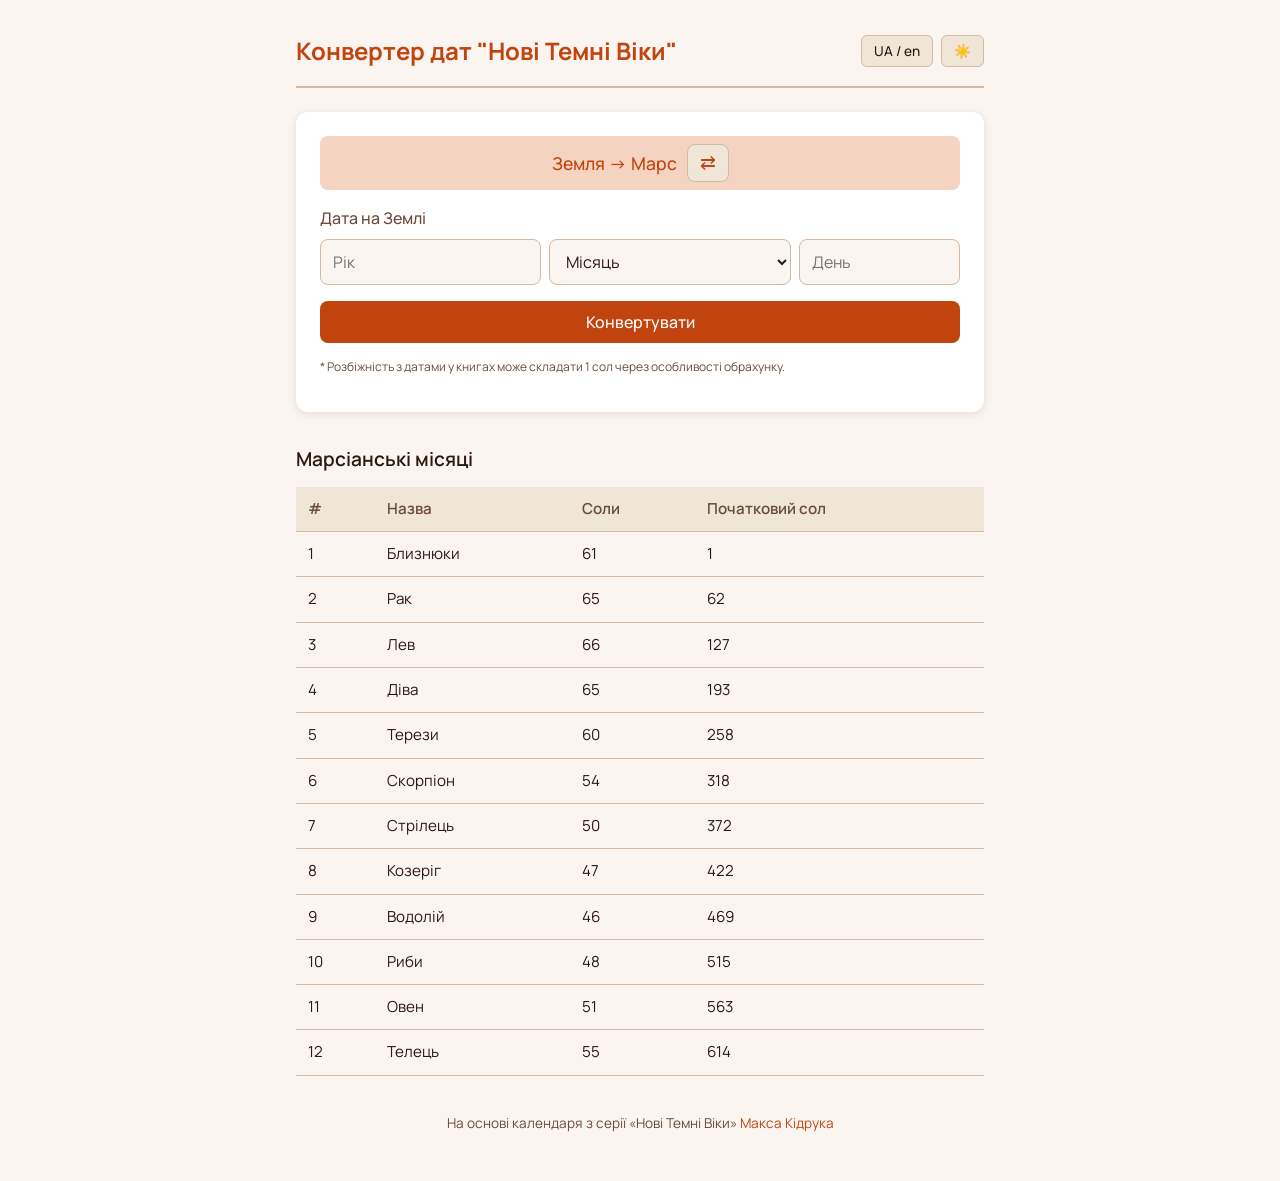
<file: index.html>
<!DOCTYPE html>
<html lang="uk">
<head>
  <meta charset="UTF-8">
  <meta name="viewport" content="width=device-width, initial-scale=1.0">
  <title>Конвертер дат "Нові Темні Віки"</title>
  <link rel="icon" href="favicon.ico" sizes="48x48">
  <link rel="icon" href="favicon-32.png" sizes="32x32" type="image/png">
  <link rel="icon" href="favicon-192.png" sizes="192x192" type="image/png">
  <link rel="icon" href="favicon-512.png" sizes="512x512" type="image/png">
  <link rel="apple-touch-icon" href="apple-touch-icon.png">
  <meta property="og:title" content="&quot;New Dark Ages&quot; Date Converter / Конвертер дат &quot;Нові Темні Віки&quot;">
  <meta property="og:description" content="Convert dates between Earth and Mars calendar from Max Kidruk's New Dark Ages series">
  <meta property="og:type" content="website">
  <meta property="og:image" content="favicon-512.png">
  <meta name="description" content="Bidirectional date converter between Earth Gregorian and Mars calendar from Max Kidruk's New Dark Ages book series">
  <link href="https://fonts.googleapis.com/css2?family=Manrope:wght@400;500;700&display=swap" rel="stylesheet">
  <link rel="stylesheet" href="styles.css">
</head>
<body>
  <div class="container">
    <header class="header">
      <h1 class="header__title" data-i18n="title">Конвертер дат "Нові Темні Віки"</h1>
      <div class="header__controls">
        <button id="lang-toggle" class="toggle-btn" aria-label="Switch language">UA / EN</button>
        <button id="theme-toggle" class="toggle-btn" aria-label="Toggle theme"><span class="theme-icon">☀️</span></button>
      </div>
    </header>

    <main class="main">
      <section class="converter">
        <div class="converter__direction-bar">
          <div class="converter__direction" id="direction-label" data-i18n="directionEarthToNtv">Земля → Марс</div>
          <button type="button" id="swap-btn" class="btn btn--swap" aria-label="Swap direction" data-i18n-aria="swapDirection">⇄</button>
        </div>

        <div class="converter__form" id="converter-form">
          <div class="input-group" id="earth-inputs">
            <label data-i18n="earthDate">Дата Землі</label>
            <div class="input-row">
              <input type="number" id="earth-year" class="input-field" placeholder="Рік" min="1583">
              <select id="earth-month" class="input-field">
                <option value="">Місяць</option>
                <option value="1">Січень</option>
                <option value="2">Лютий</option>
                <option value="3">Березень</option>
                <option value="4">Квітень</option>
                <option value="5">Травень</option>
                <option value="6">Червень</option>
                <option value="7">Липень</option>
                <option value="8">Серпень</option>
                <option value="9">Вересень</option>
                <option value="10">Жовтень</option>
                <option value="11">Листопад</option>
                <option value="12">Грудень</option>
              </select>
              <input type="number" id="earth-day" class="input-field" placeholder="День" min="1" max="31">
            </div>
          </div>

          <div class="input-group" id="ntv-inputs" style="display:none;">
            <label data-i18n="ntvDate">Дата Марсу</label>
            <div class="input-row">
              <input type="number" id="ntv-year" class="input-field" placeholder="Рік марсіанський">
              <select id="ntv-month" class="input-field">
                <option value="">Місяць</option>
              </select>
              <input type="number" id="ntv-day" class="input-field" placeholder="Сол" min="1">
            </div>
          </div>
        </div>

        <div class="converter__actions">
          <button type="button" id="convert-btn" class="btn btn--primary" data-i18n="convert">Конвертувати</button>
        </div>

        <div class="result-card" id="result-card" hidden>
          <div class="result-card__content" id="result-content"></div>
          <div class="result-card__warning" id="result-warning" hidden></div>
        </div>

        <div class="error-message" id="error-message" hidden></div>

        <p class="converter__notice" data-i18n="notice"></p>
      </section>

      <section class="reference">
        <h2 class="reference__title" data-i18n="referenceTitle">Марсіанські місяці</h2>
        <div class="reference__table-wrap">
          <table class="reference__table" id="months-table">
            <thead>
              <tr>
                <th data-i18n="thMonth">#</th>
                <th data-i18n="thName">Назва</th>
                <th data-i18n="thSols">Соли</th>
                <th data-i18n="thStartSol">Початковий сол</th>
              </tr>
            </thead>
            <tbody id="months-tbody"></tbody>
          </table>
        </div>
      </section>
    </main>

    <footer class="footer">
      <p data-i18n-html="footer">На основі календаря з серії «Нові Темні Віки» <a href="https://darkages.maxkidruk.com/" target="_blank" rel="noopener noreferrer">Макса Кідрука</a></p>
    </footer>
  </div>

  <script src="converter.js"></script>
  <script src="app.js"></script>
</body>
</html>
</file>
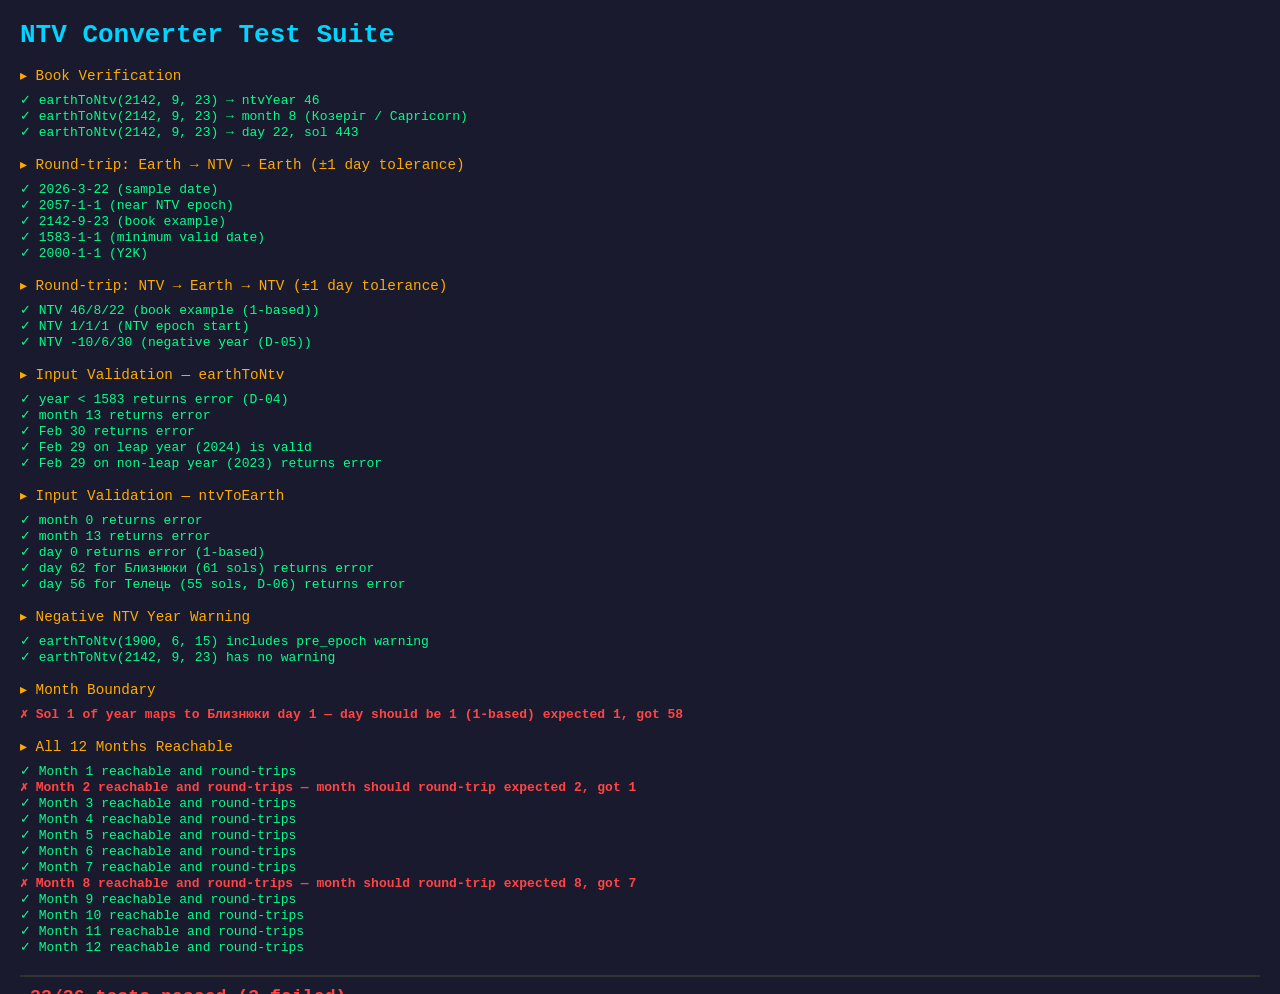
<file: tests/converter.test.html>
<!DOCTYPE html>
<html lang="en">
<head>
  <meta charset="UTF-8">
  <meta name="viewport" content="width=device-width, initial-scale=1.0">
  <title>Running...</title>
  <style>
    body { font-family: monospace; margin: 20px; background: #1a1a2e; color: #e0e0e0; }
    h1 { color: #00d4ff; }
    .pass { color: #00ff88; }
    .fail { color: #ff4444; font-weight: bold; }
    .summary { font-size: 1.4em; margin-top: 20px; padding: 10px; border-top: 2px solid #333; }
    .test-group { margin: 16px 0 8px; color: #ffaa00; font-size: 1.1em; }
  </style>
</head>
<body>
  <h1>NTV Converter Test Suite</h1>
  <div id="results"></div>
  <script src="../converter.js"></script>
  <script>
    (function () {
      var results = document.getElementById('results');
      var passed = 0;
      var failed = 0;

      function group(name) {
        var el = document.createElement('div');
        el.className = 'test-group';
        el.textContent = '▸ ' + name;
        results.appendChild(el);
      }

      function test(name, fn) {
        var el = document.createElement('div');
        try {
          fn();
          passed++;
          el.className = 'pass';
          el.textContent = '  ✓ ' + name;
        } catch (e) {
          failed++;
          el.className = 'fail';
          el.textContent = '  ✗ ' + name + ' — ' + e.message;
        }
        results.appendChild(el);
      }

      function assert(condition, msg) {
        if (!condition) throw new Error(msg || 'Assertion failed');
      }

      function assertEqual(actual, expected, label) {
        if (actual !== expected) {
          throw new Error((label || '') + ' expected ' + JSON.stringify(expected) + ', got ' + JSON.stringify(actual));
        }
      }

      // ─── 1. Book Verification (CONV-05) ───

      group('Book Verification');

      test('earthToNtv(2142, 9, 23) → ntvYear 46', function () {
        var r = NtvConverter.earthToNtv(2142, 9, 23);
        assertEqual(r.error, false, 'error');
        assertEqual(r.ntvYear, 46, 'ntvYear');
      });

      test('earthToNtv(2142, 9, 23) → month 8 (Козеріг / Capricorn)', function () {
        var r = NtvConverter.earthToNtv(2142, 9, 23);
        assertEqual(r.month, 8, 'month');
        assertEqual(r.monthNameUa, 'Козеріг', 'monthNameUa');
        assertEqual(r.monthNameEn, 'Capricorn', 'monthNameEn');
      });

      test('earthToNtv(2142, 9, 23) → day 22, sol 443', function () {
        var r = NtvConverter.earthToNtv(2142, 9, 23);
        assertEqual(r.day, 22, 'day');
        assertEqual(r.sol, 443, 'sol');
      });

      // ─── 2. Round-trip Earth → NTV → Earth ───

      group('Round-trip: Earth → NTV → Earth (±1 day tolerance)');

      var earthDates = [
        [2026, 3, 22, 'sample date'],
        [2057, 1, 1, 'near NTV epoch'],
        [2142, 9, 23, 'book example'],
        [1583, 1, 1, 'minimum valid date'],
        [2000, 1, 1, 'Y2K']
      ];

      earthDates.forEach(function (d) {
        test(d[0] + '-' + d[1] + '-' + d[2] + ' (' + d[3] + ')', function () {
          var ntv = NtvConverter.earthToNtv(d[0], d[1], d[2]);
          assert(!ntv.error, 'earthToNtv error: ' + (ntv.messageKey || ''));
          var earth = NtvConverter.ntvToEarth(ntv.ntvYear, ntv.month, ntv.day);
          assert(!earth.error, 'ntvToEarth error: ' + (earth.messageKey || ''));
          assertEqual(earth.year, d[0], 'year');
          assertEqual(earth.month, d[1], 'month');
          assert(Math.abs(earth.day - d[2]) <= 1,
            'day off by more than 1: expected ~' + d[2] + ', got ' + earth.day);
        });
      });

      // ─── 3. Round-trip NTV → Earth → NTV ───

      group('Round-trip: NTV → Earth → NTV (±1 day tolerance)');

      var ntvDates = [
        [46, 8, 22, 'book example (1-based)'],
        [1, 1, 1, 'NTV epoch start'],
        [-10, 6, 30, 'negative year (D-05)']
      ];

      ntvDates.forEach(function (d) {
        test('NTV ' + d[0] + '/' + d[1] + '/' + d[2] + ' (' + d[3] + ')', function () {
          var earth = NtvConverter.ntvToEarth(d[0], d[1], d[2]);
          assert(!earth.error, 'ntvToEarth error: ' + (earth.messageKey || ''));
          var back = NtvConverter.earthToNtv(earth.year, earth.month, earth.day);
          assert(!back.error, 'earthToNtv error: ' + (back.messageKey || ''));
          assertEqual(back.ntvYear, d[0], 'ntvYear');
          assertEqual(back.month, d[1], 'month');
          assert(Math.abs(back.day - d[2]) <= 1,
            'day off by more than 1: expected ~' + d[2] + ', got ' + back.day);
        });
      });

      // ─── 4. Input Validation ───

      group('Input Validation — earthToNtv');

      test('year < 1583 returns error (D-04)', function () {
        var r = NtvConverter.earthToNtv(1500, 1, 1);
        assertEqual(r.error, true, 'error');
      });

      test('month 13 returns error', function () {
        var r = NtvConverter.earthToNtv(2024, 13, 1);
        assertEqual(r.error, true, 'error');
      });

      test('Feb 30 returns error', function () {
        var r = NtvConverter.earthToNtv(2024, 2, 30);
        assertEqual(r.error, true, 'error');
      });

      test('Feb 29 on leap year (2024) is valid', function () {
        var r = NtvConverter.earthToNtv(2024, 2, 29);
        assertEqual(r.error, false, 'error');
      });

      test('Feb 29 on non-leap year (2023) returns error', function () {
        var r = NtvConverter.earthToNtv(2023, 2, 29);
        assertEqual(r.error, true, 'error');
      });

      group('Input Validation — ntvToEarth');

      test('month 0 returns error', function () {
        var r = NtvConverter.ntvToEarth(46, 0, 1);
        assertEqual(r.error, true, 'error');
      });

      test('month 13 returns error', function () {
        var r = NtvConverter.ntvToEarth(46, 13, 1);
        assertEqual(r.error, true, 'error');
      });

      test('day 0 returns error (1-based)', function () {
        var r = NtvConverter.ntvToEarth(46, 1, 0);
        assertEqual(r.error, true, 'error');
      });

      test('day 62 for Близнюки (61 sols) returns error', function () {
        var r = NtvConverter.ntvToEarth(46, 1, 62);
        assertEqual(r.error, true, 'error');
      });

      test('day 56 for Телець (55 sols, D-06) returns error', function () {
        var r = NtvConverter.ntvToEarth(46, 12, 56);
        assertEqual(r.error, true, 'error');
      });

      // ─── 5. Negative NTV Year Warning (D-05) ───

      group('Negative NTV Year Warning');

      test('earthToNtv(1900, 6, 15) includes pre_epoch warning', function () {
        var r = NtvConverter.earthToNtv(1900, 6, 15);
        assert(r.warning !== null, 'warning should not be null');
        assertEqual(r.warning, 'pre_epoch', 'warning key');
      });

      test('earthToNtv(2142, 9, 23) has no warning', function () {
        var r = NtvConverter.earthToNtv(2142, 9, 23);
        assertEqual(r.warning, null, 'warning');
      });

      // ─── 6. Month Boundary Accuracy ───

      group('Month Boundary');

      test('Sol 1 of year maps to Близнюки day 1', function () {
        var r = NtvConverter.earthToNtv(2057, 1, 1);
        assert(!r.error, 'should not error');
        assertEqual(r.month, 1, 'month should be 1 (Близнюки)');
        assertEqual(r.day, 1, 'day should be 1 (1-based)');
      });

      // ─── 7. All Months Reachable ───

      group('All 12 Months Reachable');

      for (var m = 1; m <= 12; m++) {
        (function (month) {
          test('Month ' + month + ' reachable and round-trips', function () {
            var earth = NtvConverter.ntvToEarth(46, month, 1);
            assert(!earth.error, 'ntvToEarth error for month ' + month + ': ' + (earth.messageKey || ''));
            var back = NtvConverter.earthToNtv(earth.year, earth.month, earth.day);
            assert(!back.error, 'earthToNtv error: ' + (back.messageKey || ''));
            assertEqual(back.month, month, 'month should round-trip');
          });
        })(m);
      }

      // ─── Summary ───

      var total = passed + failed;
      var summaryEl = document.createElement('div');
      summaryEl.className = 'summary ' + (failed === 0 ? 'pass' : 'fail');
      summaryEl.textContent = passed + '/' + total + ' tests passed' + (failed > 0 ? ' (' + failed + ' failed)' : '');
      results.appendChild(summaryEl);

      document.title = failed === 0 ? 'PASS' : 'FAIL';
    })();
  </script>
</body>
</html>
</file>
<file: styles.css>
* {
  box-sizing: border-box;
}

:root {
  --bg-primary: #faf5f0;
  --bg-secondary: #f0e6d8;
  --bg-card: #ffffff;
  --text-primary: #2d1810;
  --text-secondary: #6b4c3b;
  --accent: #c1440e;
  --accent-hover: #a33a0c;
  --accent-light: #f4d3c0;
  --border: #d4b8a0;
  --error: #d32f2f;
  --warning: #e65100;
  --result-bg: #fff8f0;
  --result-border: #c1440e;
  --shadow: rgba(45, 24, 16, 0.1);
}

[data-theme="light"] {
  --bg-primary: #faf5f0;
  --bg-secondary: #f0e6d8;
  --bg-card: #ffffff;
  --text-primary: #2d1810;
  --text-secondary: #6b4c3b;
  --accent: #c1440e;
  --accent-hover: #a33a0c;
  --accent-light: #f4d3c0;
  --border: #d4b8a0;
  --error: #d32f2f;
  --warning: #e65100;
  --result-bg: #fff8f0;
  --result-border: #c1440e;
  --shadow: rgba(45, 24, 16, 0.1);
}

[data-theme="dark"] {
  --bg-primary: #1a1210;
  --bg-secondary: #2a1e18;
  --bg-card: #332520;
  --text-primary: #f0e6d8;
  --text-secondary: #b89880;
  --accent: #e87040;
  --accent-hover: #f08050;
  --accent-light: #3d2a20;
  --border: #4d3a2e;
  --error: #ff6b6b;
  --warning: #ffab40;
  --result-bg: #2a1e18;
  --result-border: #e87040;
  --shadow: rgba(0, 0, 0, 0.3);
}

@media (prefers-color-scheme: dark) {
  :root:not([data-theme]) {
    --bg-primary: #1a1210;
    --bg-secondary: #2a1e18;
    --bg-card: #332520;
    --text-primary: #f0e6d8;
    --text-secondary: #b89880;
    --accent: #e87040;
    --accent-hover: #f08050;
    --accent-light: #3d2a20;
    --border: #4d3a2e;
    --error: #ff6b6b;
    --warning: #ffab40;
    --result-bg: #2a1e18;
    --result-border: #e87040;
    --shadow: rgba(0, 0, 0, 0.3);
  }
}

body {
  font-family: 'Manrope', sans-serif;
  font-size: 16px;
  line-height: 1.6;
  color: var(--text-primary);
  background-color: var(--bg-primary);
  margin: 0;
  padding: 0;
  transition: background-color 0.3s, color 0.3s;
}

.container {
  max-width: 720px;
  margin: 0 auto;
  padding: 16px;
  min-height: 100vh;
  display: flex;
  flex-direction: column;
}

.header {
  display: flex;
  justify-content: space-between;
  align-items: center;
  padding: 16px 0;
  border-bottom: 2px solid var(--border);
  margin-bottom: 24px;
  flex-wrap: wrap;
  gap: 12px;
}

.header__title {
  font-size: 1.5rem;
  font-weight: 700;
  color: var(--accent);
  margin: 0;
}

.header__controls {
  display: flex;
  gap: 8px;
  align-items: center;
}

.toggle-btn {
  background: var(--bg-secondary);
  border: 1px solid var(--border);
  color: var(--text-primary);
  padding: 6px 12px;
  border-radius: 6px;
  cursor: pointer;
  font-family: inherit;
  font-size: 0.85rem;
  font-weight: 500;
  transition: background-color 0.2s, border-color 0.2s;
}

.toggle-btn:hover {
  background: var(--accent-light);
  border-color: var(--accent);
}

.converter {
  background: var(--bg-card);
  border-radius: 12px;
  padding: 24px;
  box-shadow: 0 2px 8px var(--shadow);
  margin-bottom: 32px;
}

.converter__direction-bar {
  display: flex;
  align-items: center;
  justify-content: center;
  gap: 10px;
  flex-wrap: wrap;
  margin-bottom: 16px;
  padding: 8px 12px;
  background: var(--accent-light);
  border-radius: 8px;
}

.converter__direction {
  font-size: 1.1rem;
  font-weight: 500;
  color: var(--accent);
  text-align: center;
}

.input-group {
  margin-bottom: 16px;
}

.input-group label {
  display: block;
  font-weight: 500;
  margin-bottom: 8px;
  color: var(--text-secondary);
}

.input-row {
  display: grid;
  grid-template-columns: 1fr 1.5fr 1fr;
  gap: 8px;
}

.input-field {
  padding: 10px 12px;
  border: 1px solid var(--border);
  border-radius: 8px;
  background: var(--bg-primary);
  color: var(--text-primary);
  font-family: inherit;
  font-size: 1rem;
  transition: border-color 0.2s;
}

.input-field:focus {
  outline: none;
  border-color: var(--accent);
  box-shadow: 0 0 0 2px var(--accent-light);
}

.converter__actions {
  display: flex;
  gap: 8px;
  margin-top: 16px;
  flex-wrap: wrap;
}

.btn {
  padding: 10px 20px;
  border: none;
  border-radius: 8px;
  font-family: inherit;
  font-size: 1rem;
  font-weight: 500;
  cursor: pointer;
  transition: background-color 0.2s, transform 0.1s;
}

.btn:active {
  transform: scale(0.98);
}

.btn--primary {
  background: var(--accent);
  color: #ffffff;
  flex: 1;
}

.btn--primary:hover {
  background: var(--accent-hover);
}

.btn--secondary {
  background: var(--bg-secondary);
  color: var(--text-primary);
  border: 1px solid var(--border);
}

.btn--secondary:hover {
  background: var(--accent-light);
  border-color: var(--accent);
}

.btn--swap {
  flex-shrink: 0;
  background: var(--bg-secondary);
  color: var(--accent);
  border: 1px solid var(--border);
  font-size: 1.2rem;
  padding: 8px 12px;
  line-height: 1;
}

.btn--swap:hover {
  background: var(--accent-light);
  border-color: var(--accent);
}

.result-card {
  margin-top: 20px;
  padding: 20px;
  background: var(--result-bg);
  border: 2px solid var(--result-border);
  border-radius: 10px;
}

.result-card[hidden] {
  display: none;
}

.result-card__content {
  font-size: 1.2rem;
  font-weight: 500;
  color: var(--text-primary);
}

.result-card__warning {
  margin-top: 8px;
  font-size: 0.9rem;
  color: var(--warning);
}

.result-card__warning[hidden] {
  display: none;
}

.error-message {
  margin-top: 16px;
  padding: 12px 16px;
  background: #fdecea;
  border: 1px solid var(--error);
  border-radius: 8px;
  color: var(--error);
  font-size: 0.95rem;
}

.error-message[hidden] {
  display: none;
}

.converter__notice {
  margin-top: 16px;
  font-size: 0.75rem;
  color: var(--text-secondary);
  text-align: left;
  line-height: 1.4;
}

[data-theme="dark"] .error-message {
  background: #3d1a1a;
}

.reference {
  margin-top: 8px;
}

.reference__title {
  font-size: 1.2rem;
  font-weight: 600;
  color: var(--text-primary);
  margin: 0 0 12px;
}

.reference__table-wrap {
  overflow-x: auto;
  -webkit-overflow-scrolling: touch;
}

.reference__table {
  width: 100%;
  border-collapse: collapse;
  font-size: 0.95rem;
}

.reference__table th,
.reference__table td {
  padding: 10px 12px;
  text-align: left;
  border-bottom: 1px solid var(--border);
}

.reference__table th {
  font-weight: 600;
  color: var(--text-secondary);
  background: var(--bg-secondary);
  position: sticky;
  top: 0;
}

.reference__table tr:hover td {
  background: var(--accent-light);
}

.footer {
  margin-top: auto;
  padding: 24px 0 16px;
  text-align: center;
  font-size: 0.85rem;
  color: var(--text-secondary);
}

.footer a {
  color: var(--accent);
  text-decoration: none;
}

.footer a:hover {
  text-decoration: underline;
}

@media (max-width: 600px) {
  .header {
    flex-direction: column;
    align-items: flex-start;
  }

  .header__title {
    font-size: 1.25rem;
  }

  .input-row {
    grid-template-columns: 1fr;
  }

  .converter__actions {
    flex-direction: column;
  }

  .converter__actions .btn {
    width: 100%;
  }

  .converter {
    padding: 16px;
  }

  .reference__table {
    font-size: 0.85rem;
  }

  .reference__table th,
  .reference__table td {
    padding: 8px;
  }
}
</file>
